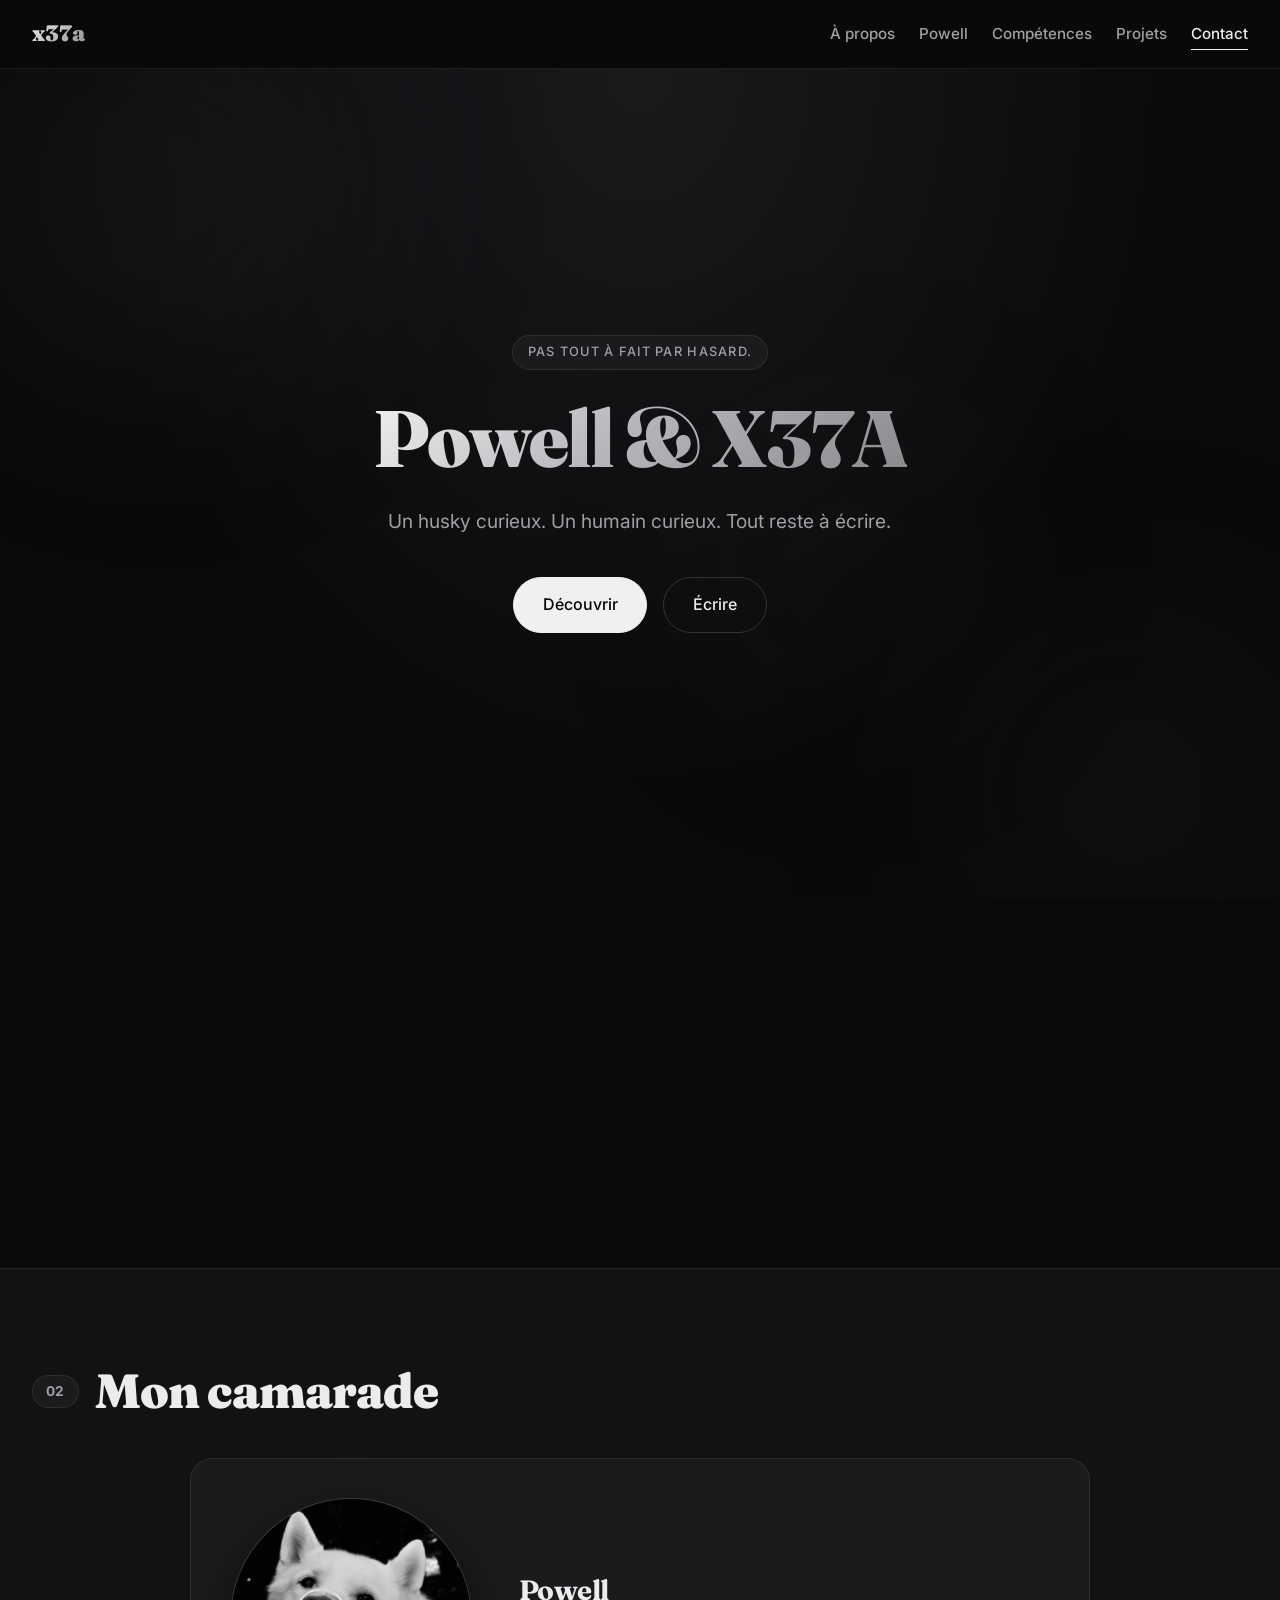
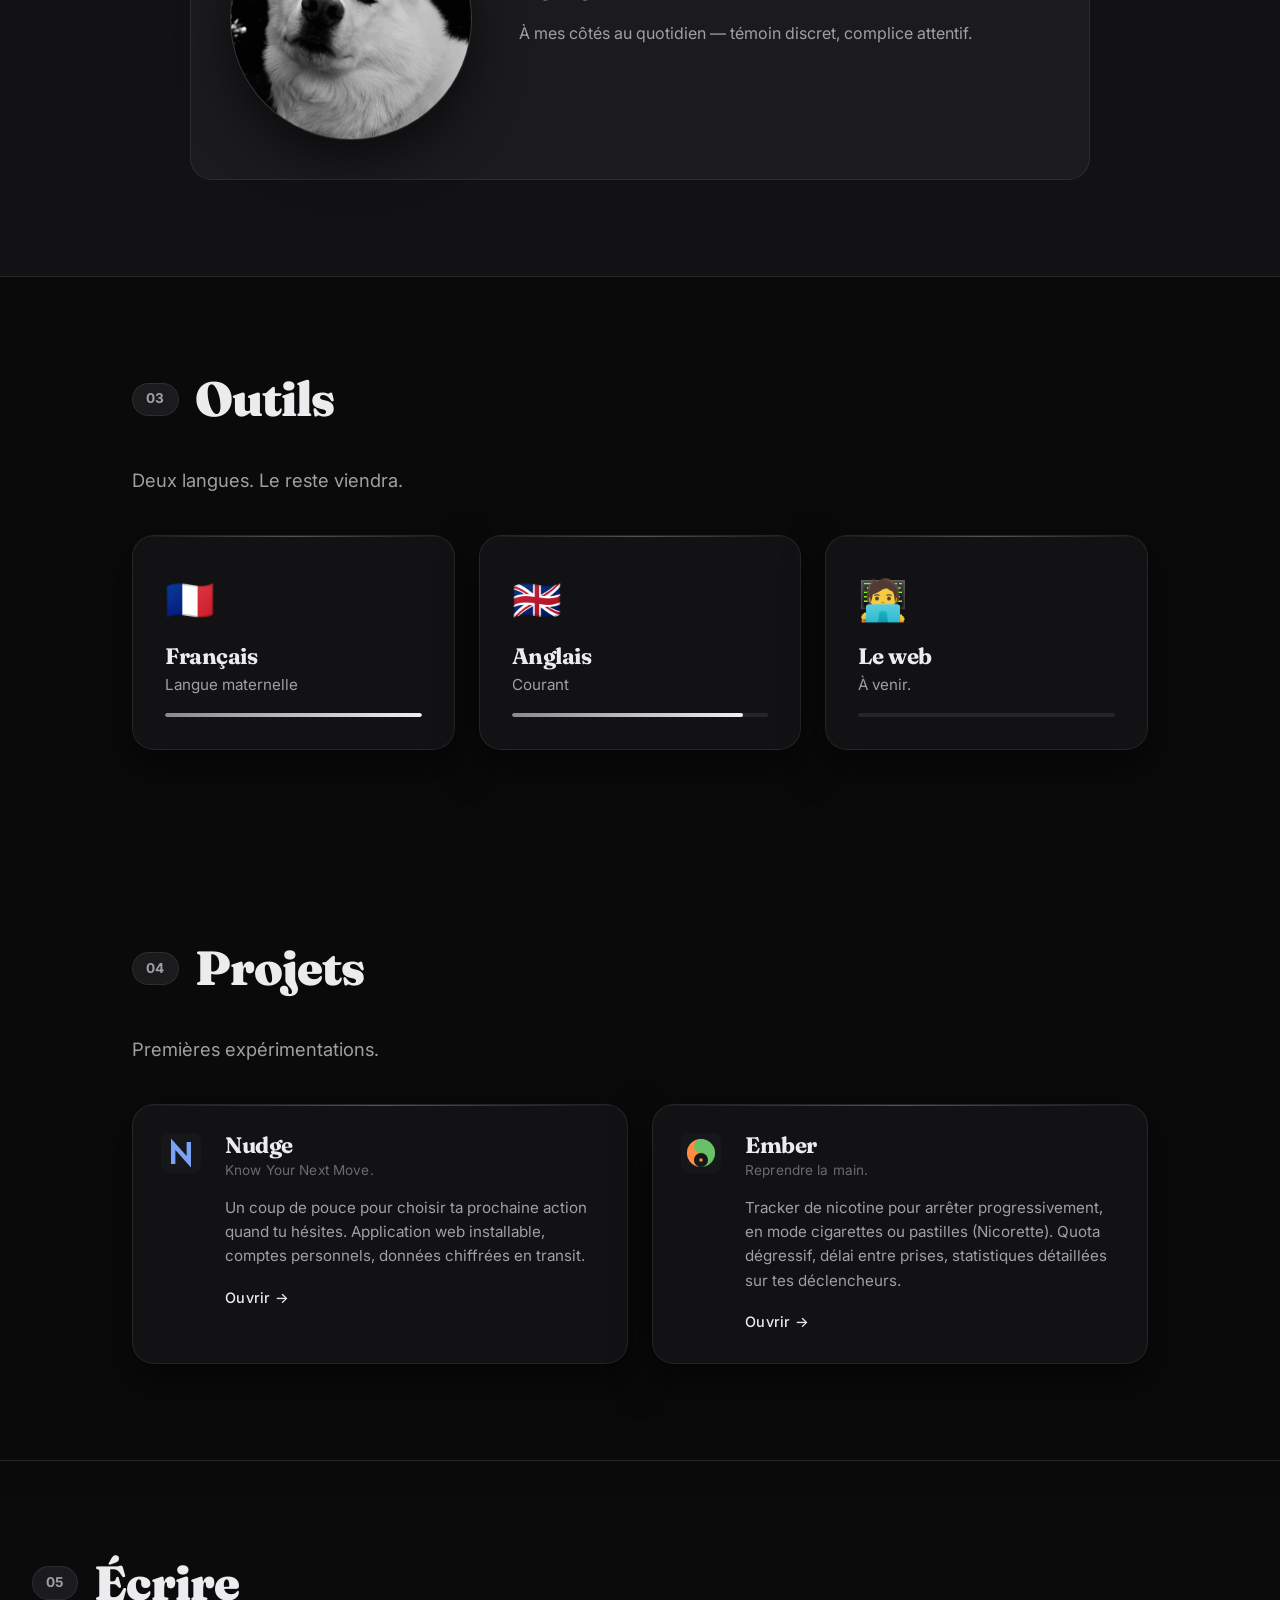
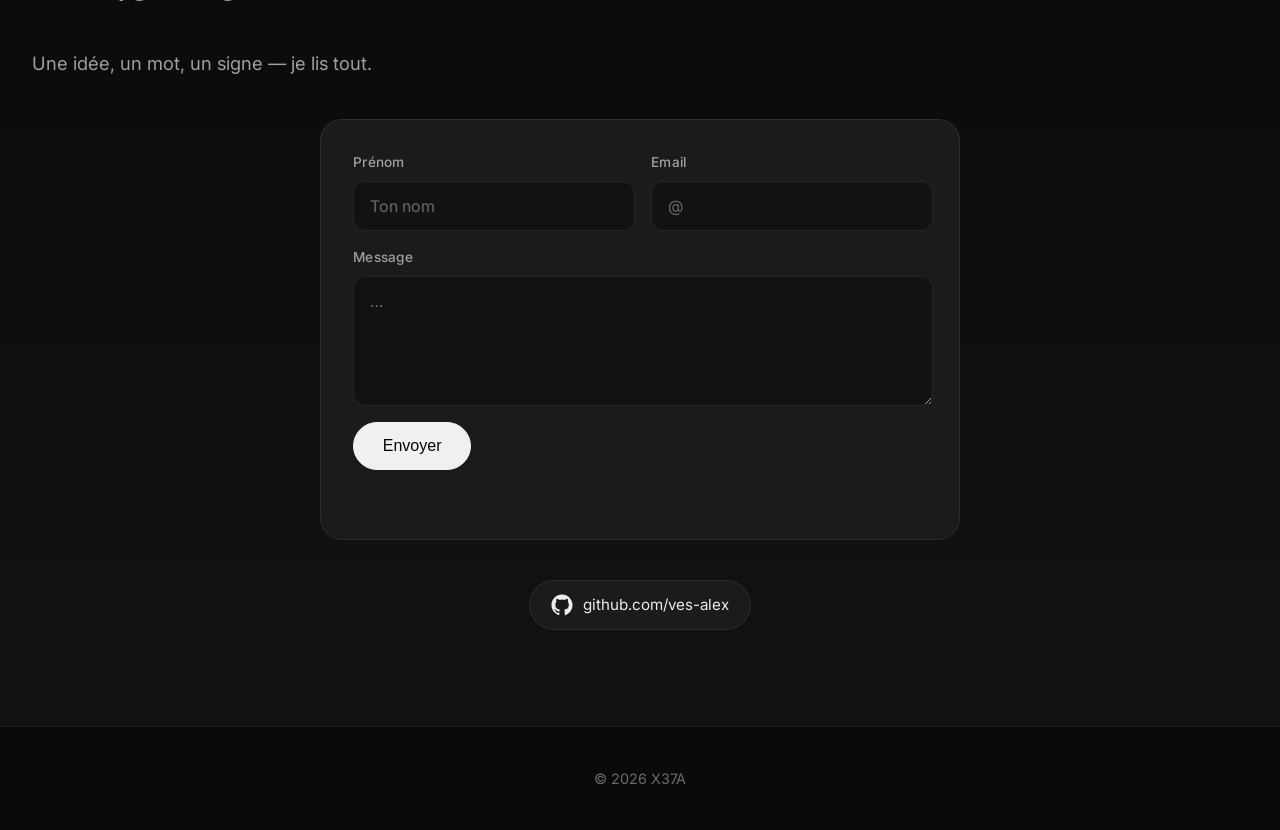
<file: index.html>
<!DOCTYPE html>
<html lang="fr">
<head>
    <meta charset="UTF-8" />
    <meta name="viewport" content="width=device-width, initial-scale=1.0" />
    <meta name="description" content="Portfolio de x37a — curieux du web, accompagné de Powell, husky blanc." />
    <title>x37a — Portfolio</title>
    <link rel="stylesheet" href="styles.css?v=18" />
    <link rel="preconnect" href="https://fonts.googleapis.com" />
    <link rel="preconnect" href="https://fonts.gstatic.com" crossorigin />
    <link href="https://fonts.googleapis.com/css2?family=Fraunces:wght@400;700;900&family=Inter:wght@400;500;700&display=swap" rel="stylesheet" />
</head>
<body>

    <!-- Scroll progress bar -->
    <div class="scroll-progress" aria-hidden="true"></div>

    <!-- Contenu principal -->
    <main id="content">

        <header class="nav">
            <a href="#accueil" class="brand">x37a</a>
            <button class="nav-toggle" aria-label="Ouvrir le menu" aria-expanded="false" aria-controls="primary-nav" type="button">
                <span class="nav-toggle-bar"></span>
                <span class="nav-toggle-bar"></span>
                <span class="nav-toggle-bar"></span>
            </button>
            <nav id="primary-nav">
                <a href="#apropos">À propos</a>
                <a href="#powell">Powell</a>
                <a href="#competences">Compétences</a>
                <a href="#projets">Projets</a>
                <a href="#contact">Contact</a>
            </nav>
        </header>

        <section id="accueil" class="hero">
            <div class="blob blob-1"></div>
            <div class="blob blob-2"></div>
            <div class="blob blob-3"></div>

            <div class="hero-inner">
                <p class="eyebrow">Pas tout à fait par hasard.</p>
                <h1><span class="highlight">Powell &amp; X37A</span></h1>
                <p class="lede">
                    Un husky curieux. Un humain curieux. Tout reste à écrire.
                </p>
                <div class="cta-row">
                    <a class="btn btn-primary" href="#apropos">Découvrir</a>
                    <a class="btn btn-ghost" href="#contact">Écrire</a>
                </div>
            </div>

        </section>

        <section id="apropos" class="section reveal">
            <div class="section-head">
                <span class="chip chip-pink">01</span>
                <h2>À propos</h2>
            </div>
            <div class="about-grid">
                <p class="about-text">
                    Mon objectif est de développer des projets qui relient technologie, créativité et conscience humaine pour aider les gens à apprendre, s’organiser et évoluer.
                </p>
                <p class="about-text">
                    Ce site est le premier de ces projets — un point de départ, pas une vitrine.
                </p>
            </div>
        </section>

        <section id="powell" class="section section-dark reveal">
            <div class="section-head">
                <span class="chip chip-cyan">02</span>
                <h2>Mon camarade</h2>
            </div>
            <div class="powell-grid">
                <div class="powell-card">
                    <div class="powell-photo">
                        <img src="assets/powell.jpg" alt="Powell, mon husky blanc" />
                    </div>
                    <div class="powell-info">
                        <h3>Powell</h3>
                        <p>
                            À mes côtés au quotidien — témoin discret, complice attentif.
                        </p>
                    </div>
                </div>
            </div>
        </section>

        <section id="competences" class="section reveal">
            <div class="section-head">
                <span class="chip chip-yellow">03</span>
                <h2>Outils</h2>
            </div>
            <p class="section-lede">
                Deux langues. Le reste viendra.
            </p>
            <div class="skills-grid">
                <div class="skill-card">
                    <span class="flag">🇫🇷</span>
                    <h3>Français</h3>
                    <p>Langue maternelle</p>
                    <div class="bar"><span style="--bar-width: 100%"></span></div>
                </div>
                <div class="skill-card">
                    <span class="flag">🇬🇧</span>
                    <h3>Anglais</h3>
                    <p>Courant</p>
                    <div class="bar"><span style="--bar-width: 90%"></span></div>
                </div>
                <div class="skill-card skill-card-soon">
                    <span class="flag">🧑‍💻</span>
                    <h3>Le web</h3>
                    <p>À venir.</p>
                    <div class="bar"><span style="--bar-width: 0%"></span></div>
                </div>
            </div>
        </section>

        <section id="projets" class="section reveal">
            <div class="section-head">
                <span class="chip chip-green">04</span>
                <h2>Projets</h2>
            </div>
            <p class="section-lede">
                Premières expérimentations.
            </p>
            <div class="projects-grid">
                <a class="project-card" href="https://nudgenow.vercel.app/" target="_blank" rel="noopener">
                    <div class="project-icon" aria-hidden="true">
                        <svg viewBox="0 0 512 512" width="40" height="40">
                            <rect width="512" height="512" rx="96" fill="#15171a"/>
                            <path d="M 156 368 L 156 144 L 356 368 L 356 144" stroke="#7aa2f7" stroke-width="56" fill="none" stroke-linecap="square" stroke-linejoin="miter"/>
                        </svg>
                    </div>
                    <div class="project-body">
                        <h3>Nudge</h3>
                        <p class="project-tag">Know Your Next Move.</p>
                        <p class="project-desc">
                            Un coup de pouce pour choisir ta prochaine action quand tu hésites.
                            Application web installable, comptes personnels, données chiffrées en transit.
                        </p>
                        <span class="project-link">Ouvrir <span class="project-arrow">→</span></span>
                    </div>
                </a>
                <a class="project-card" href="https://useember.vercel.app/" target="_blank" rel="noopener">
                    <div class="project-icon" aria-hidden="true">
                        <svg viewBox="0 0 512 512" width="40" height="40">
                            <rect width="512" height="512" rx="96" fill="#15171a"/>
                            <path d="M 256,76 A 180,180 0 0,0 256,436 A 90,90 0 0,1 256,256 A 90,90 0 0,0 256,76 Z" fill="#ff8c42"/>
                            <path d="M 256,76 A 180,180 0 0,1 256,436 A 90,90 0 0,0 256,256 A 90,90 0 0,1 256,76 Z" fill="#6abf69"/>
                            <circle cx="256" cy="346" r="22" fill="#ff8c42"/>
                        </svg>
                    </div>
                    <div class="project-body">
                        <h3>Ember</h3>
                        <p class="project-tag">Reprendre la main.</p>
                        <p class="project-desc">
                            Tracker de nicotine pour arrêter progressivement, en mode cigarettes ou pastilles (Nicorette).
                            Quota dégressif, délai entre prises, statistiques détaillées sur tes déclencheurs.
                        </p>
                        <span class="project-link">Ouvrir <span class="project-arrow">→</span></span>
                    </div>
                </a>
            </div>
        </section>

        <section id="contact" class="section section-contact reveal">
            <div class="section-head">
                <span class="chip chip-purple">05</span>
                <h2>Écrire</h2>
            </div>
            <p class="section-lede">
                Une idée, un mot, un signe — je lis tout.
            </p>

            <form class="contact-form" id="contactForm" novalidate>
                <label>
                    <span>Prénom</span>
                    <input type="text" name="name" required placeholder="Ton nom" />
                </label>
                <label>
                    <span>Email</span>
                    <input type="email" name="email" required placeholder="@" />
                </label>
                <label class="full">
                    <span>Message</span>
                    <textarea name="message" rows="5" required placeholder="…"></textarea>
                </label>
                <button type="submit" class="btn btn-primary">Envoyer</button>
                <p class="form-note" id="formNote" aria-live="polite"></p>
            </form>

            <div class="socials">
                <a class="social" href="https://github.com/ves-alex" target="_blank" rel="noopener">
                    <svg viewBox="0 0 24 24" width="22" height="22" aria-hidden="true"><path fill="currentColor" d="M12 .5C5.65.5.5 5.65.5 12c0 5.08 3.29 9.39 7.86 10.92.58.11.79-.25.79-.56v-2c-3.2.7-3.87-1.37-3.87-1.37-.53-1.34-1.3-1.7-1.3-1.7-1.06-.73.08-.71.08-.71 1.17.08 1.78 1.2 1.78 1.2 1.04 1.78 2.73 1.27 3.4.97.1-.76.41-1.28.75-1.57-2.56-.29-5.25-1.28-5.25-5.7 0-1.26.45-2.29 1.18-3.1-.12-.29-.51-1.46.11-3.05 0 0 .97-.31 3.18 1.18a11 11 0 0 1 5.79 0c2.21-1.49 3.18-1.18 3.18-1.18.62 1.59.23 2.76.11 3.05.74.81 1.18 1.84 1.18 3.1 0 4.43-2.7 5.41-5.27 5.69.42.36.79 1.07.79 2.16v3.2c0 .31.21.68.8.56C20.22 21.39 23.5 17.08 23.5 12 23.5 5.65 18.35.5 12 .5z"/></svg>
                    <span>github.com/ves-alex</span>
                </a>
            </div>
        </section>

        <footer class="footer">
            <p>© <span id="year"></span> X37A</p>
        </footer>
    </main>

    <script src="script.js?v=17"></script>
</body>
</html>
</file>
<file: styles.css>
/* ===== Reset & base ===== */
*,
*::before,
*::after {
    box-sizing: border-box;
    margin: 0;
    padding: 0;
}

:root {
    --bg: #0a0a0b;
    --bg-2: #121214;
    --bg-3: #1b1b1e;
    --bg-4: #26262a;
    --ink: #ececee;
    --ink-soft: #9fa0a4;
    --ink-muted: #6a6b6f;
    --silver-1: #f0f0f2;
    --silver-2: #b8b8bc;
    --silver-3: #8a8a8e;
    --silver-4: #56565a;
    --black: #050506;
    --border: rgba(255, 255, 255, 0.08);
    --border-strong: rgba(255, 255, 255, 0.16);
    --shadow: 0 16px 40px rgba(0, 0, 0, 0.55);
    --radius: 22px;

    --ease-out: cubic-bezier(0.22, 1, 0.36, 1);
    --ease-in-out: cubic-bezier(0.65, 0, 0.35, 1);
    --ease-soft: cubic-bezier(0.33, 1, 0.68, 1);
}

html {
    scroll-behavior: smooth;
}

body {
    font-family: 'Inter', -apple-system, BlinkMacSystemFont, sans-serif;
    background: var(--bg);
    color: var(--ink);
    line-height: 1.6;
    overflow-x: hidden;
    -webkit-font-smoothing: antialiased;
    -moz-osx-font-smoothing: grayscale;
}

h1, h2, h3 {
    font-family: 'Fraunces', Georgia, serif;
    line-height: 1.1;
    letter-spacing: -0.02em;
    color: var(--ink);
}

a {
    color: inherit;
    text-decoration: none;
}

/* ===== Hero : cascade d'apparition + caret type-on ===== */

.hero-inner > * {
    opacity: 0;
    transform: translateY(20px);
    animation: hero-fade-up 1.4s var(--ease-out) forwards;
}

.hero-inner > .eyebrow   { animation-delay: 0.3s; }
.hero-inner > h1         { animation-delay: 0.7s; }
.hero-inner > .lede      { animation-delay: 2.8s; animation-duration: 1.8s; }
.hero-inner > .cta-row   { animation-delay: 3.6s; }

@keyframes hero-fade-up {
    to {
        opacity: 1;
        transform: translateY(0);
    }
}

/* ===== Scroll progress bar ===== */
.scroll-progress {
    position: fixed;
    top: 0;
    left: 0;
    width: 100%;
    height: 2px;
    background: linear-gradient(90deg, var(--silver-3), var(--silver-1));
    transform: scaleX(0);
    transform-origin: 0 50%;
    z-index: 100;
    pointer-events: none;
    opacity: 0.7;
    transition: transform 0.05s linear;
}

/* Caret clignotant pendant la frappe du titre — inline, pas en absolute */
.highlight.typing::after {
    content: '|';
    display: inline;
    position: static;
    margin-left: 0.05em;
    background: none;
    color: var(--silver-2);
    -webkit-text-fill-color: var(--silver-2);
    font-weight: 300;
    opacity: 1;
    animation: caret-blink 0.85s steps(1) infinite;
}

@keyframes caret-blink {
    50% { opacity: 0; }
}

/* ===== Navigation ===== */
.nav {
    position: sticky;
    top: 0;
    z-index: 50;
    display: flex;
    justify-content: space-between;
    align-items: center;
    padding: 1rem 2rem;
    border-bottom: 1px solid var(--border);
}

/* Le backdrop-filter est porté par un ::before pour ne PAS créer un
   containing block sur la nav (sinon les enfants `position: fixed`
   comme le panneau menu mobile s'attachent à la nav au lieu du viewport). */
.nav::before {
    content: '';
    position: absolute;
    inset: 0;
    background: rgba(10, 10, 11, 0.75);
    backdrop-filter: blur(14px);
    -webkit-backdrop-filter: blur(14px);
    z-index: -1;
    pointer-events: none;
}

.brand {
    font-family: 'Fraunces', serif;
    font-weight: 900;
    font-size: 1.4rem;
    background: linear-gradient(135deg, var(--silver-1), var(--silver-3));
    -webkit-background-clip: text;
    background-clip: text;
    color: transparent;
}

.nav nav {
    display: flex;
    gap: 1.5rem;
}

.nav nav a {
    font-size: 0.95rem;
    font-weight: 500;
    color: var(--ink-soft);
    position: relative;
    padding: 0.25rem 0;
    transition: color 0.4s var(--ease-out);
}

.nav nav a::after {
    content: '';
    position: absolute;
    bottom: 0;
    left: 0;
    width: 0;
    height: 1px;
    background: var(--silver-1);
    transition: width 0.5s var(--ease-out);
}

.nav nav a:hover,
.nav nav a.active {
    color: var(--ink);
}

.nav nav a:hover::after,
.nav nav a.active::after {
    width: 100%;
}

/* ===== Burger menu (mobile) ===== */
.nav-toggle {
    display: none;
    flex-direction: column;
    justify-content: space-between;
    align-items: stretch;
    width: 28px;
    height: 22px;
    padding: 0;
    background: none;
    border: none;
    cursor: pointer;
    z-index: 60;
}

.nav-toggle-bar {
    display: block;
    width: 100%;
    height: 2px;
    background: var(--ink);
    border-radius: 2px;
    transform-origin: center;
    transition: transform 0.35s var(--ease-out),
                opacity 0.25s var(--ease-out);
}

.nav-toggle.open .nav-toggle-bar:nth-child(1) {
    transform: translateY(10px) rotate(45deg);
}

.nav-toggle.open .nav-toggle-bar:nth-child(2) {
    opacity: 0;
}

.nav-toggle.open .nav-toggle-bar:nth-child(3) {
    transform: translateY(-10px) rotate(-45deg);
}

/* ===== Hero ===== */
.hero {
    position: relative;
    min-height: calc(100vh - 70px);
    display: flex;
    align-items: center;
    padding: 4rem 2rem;
    overflow: hidden;
    background: radial-gradient(ellipse at 50% 0%, #1a1a1d 0%, var(--bg) 60%);
}

.blob {
    position: absolute;
    border-radius: 50%;
    filter: blur(100px);
    opacity: 0.35;
    z-index: 0;
    animation: float 18s ease-in-out infinite;
    will-change: transform, translate;
}

/* Parallax léger : les blobs descendent un peu moins vite que le scroll
   (la propriété `translate` se compose avec le `transform` de l'animation float). */
.blob-1 {
    width: 520px;
    height: 520px;
    background: radial-gradient(circle, #3a3a40 0%, transparent 70%);
    top: -140px;
    left: -100px;
    translate: 0 calc(var(--scroll-y, 0px) * 0.20);
}

.blob-2 {
    width: 460px;
    height: 460px;
    background: radial-gradient(circle, #2a2a2e 0%, transparent 70%);
    bottom: -120px;
    right: -80px;
    animation-delay: -6s;
    translate: 0 calc(var(--scroll-y, 0px) * 0.35);
}

.blob-3 {
    width: 340px;
    height: 340px;
    background: radial-gradient(circle, #1f1f23 0%, transparent 70%);
    top: 40%;
    right: 20%;
    animation-delay: -11s;
    translate: 0 calc(var(--scroll-y, 0px) * 0.50);
}

@keyframes float {
    0%, 100% { transform: translate(0, 0) scale(1); }
    33% { transform: translate(30px, -40px) scale(1.08); }
    66% { transform: translate(-20px, 30px) scale(0.95); }
}

.hero-inner {
    position: relative;
    z-index: 2;
    max-width: 820px;
    margin: 0 auto;
    text-align: center;
}

.eyebrow {
    display: inline-block;
    padding: 0.4rem 0.9rem;
    background: var(--bg-3);
    color: var(--ink-soft);
    font-size: 0.8rem;
    font-weight: 500;
    letter-spacing: 0.1em;
    text-transform: uppercase;
    border-radius: 999px;
    border: 1px solid var(--border);
    margin-bottom: 1.5rem;
}

.hero h1 {
    font-size: clamp(2.5rem, 7vw, 5rem);
    font-weight: 900;
    margin-bottom: 1.5rem;
}

.highlight {
    background: linear-gradient(135deg, var(--silver-1) 0%, var(--silver-2) 45%, var(--silver-3) 100%);
    -webkit-background-clip: text;
    background-clip: text;
    color: transparent;
    display: inline-block;
}

.lede {
    font-size: clamp(1rem, 1.6vw, 1.2rem);
    color: var(--ink-soft);
    margin-bottom: 2.5rem;
}

.cta-row {
    display: flex;
    justify-content: center;
    gap: 1rem;
    flex-wrap: wrap;
}

.btn {
    display: inline-flex;
    align-items: center;
    gap: 0.5rem;
    padding: 0.9rem 1.8rem;
    font-size: 1rem;
    font-weight: 500;
    border-radius: 999px;
    border: 1px solid var(--border-strong);
    cursor: pointer;
    transition: transform 0.5s var(--ease-out),
                box-shadow 0.5s var(--ease-out),
                background 0.5s var(--ease-out),
                color 0.5s var(--ease-out),
                border-color 0.5s var(--ease-out);
}

.btn-primary {
    background: var(--silver-1);
    color: var(--black);
    border-color: var(--silver-1);
}

.btn-primary:hover {
    transform: translateY(-2px);
    box-shadow: 0 10px 30px rgba(240, 240, 242, 0.15);
}

.btn-ghost {
    background: transparent;
    color: var(--ink);
}

.btn-ghost:hover {
    background: var(--bg-3);
    border-color: var(--border-strong);
    transform: translateY(-2px);
}

/* ===== Sections ===== */
.section {
    max-width: 1080px;
    margin: 0 auto;
    padding: 6rem 2rem;
}

.section-dark {
    max-width: none;
    background: var(--bg-2);
    padding-left: 2rem;
    padding-right: 2rem;
    border-top: 1px solid var(--border);
    border-bottom: 1px solid var(--border);
}

.section-head {
    display: flex;
    align-items: center;
    gap: 1rem;
    margin-bottom: 2.5rem;
}

.chip {
    display: inline-block;
    padding: 0.3rem 0.8rem;
    border-radius: 999px;
    font-size: 0.85rem;
    font-weight: 700;
    letter-spacing: 0.04em;
    background: var(--bg-3);
    color: var(--ink-soft);
    border: 1px solid var(--border);
}

.chip-pink,
.chip-cyan,
.chip-yellow,
.chip-purple {
    background: var(--bg-3);
    color: var(--ink-soft);
    border: 1px solid var(--border);
}

.section h2 {
    font-size: clamp(2rem, 4vw, 3rem);
    font-weight: 900;
}

.section-lede {
    font-size: 1.15rem;
    color: var(--ink-soft);
    max-width: 640px;
    margin-bottom: 2.5rem;
}

/* ===== À propos ===== */
.about-grid {
    display: grid;
    grid-template-columns: repeat(auto-fit, minmax(280px, 1fr));
    gap: 2rem;
}

.about-text {
    font-size: 1.1rem;
    color: var(--ink-soft);
}

.about-text strong {
    color: var(--ink);
    font-weight: 600;
}

/* ===== Powell ===== */
.powell-grid {
    max-width: 900px;
    margin: 0 auto;
    perspective: 1400px;
}

.powell-card {
    display: grid;
    grid-template-columns: 240px 1fr;
    gap: 3rem;
    align-items: center;
    background: var(--bg-3);
    border: 1px solid var(--border);
    border-radius: var(--radius);
    padding: 2.5rem;
    transform: translateY(var(--card-y, 0px))
               rotateX(var(--tilt-x, 0deg))
               rotateY(var(--tilt-y, 0deg));
    transform-style: preserve-3d;
    transition: border-color 0.6s var(--ease-out),
                transform 0.35s var(--ease-out);
}

.powell-card:hover {
    --card-y: -2px;
    border-color: var(--border-strong);
}

.powell-photo {
    width: 240px;
    height: 240px;
    border-radius: 50%;
    overflow: hidden;
    background: var(--bg-4);
    box-shadow: 0 0 0 1px var(--border-strong),
                0 20px 50px rgba(0, 0, 0, 0.6);
}

.powell-photo svg,
.powell-photo img {
    width: 100%;
    height: 100%;
    object-fit: cover;
    display: block;
}

.powell-info h3 {
    font-size: 1.75rem;
    margin-bottom: 1rem;
    color: var(--ink);
}

.powell-info p {
    color: var(--ink-soft);
    margin-bottom: 1rem;
}

.powell-note {
    font-size: 0.85rem;
    color: var(--ink-muted);
}

.powell-note code {
    background: var(--bg-4);
    padding: 0.1rem 0.4rem;
    border-radius: 4px;
    font-size: 0.8rem;
    color: var(--silver-2);
}

/* ===== Compétences ===== */
.skills-grid {
    display: grid;
    grid-template-columns: repeat(auto-fit, minmax(240px, 1fr));
    gap: 1.5rem;
    perspective: 1200px;
}

.skill-card {
    background: var(--bg-2);
    border: 1px solid var(--border);
    border-radius: var(--radius);
    padding: 2rem;
    box-shadow: var(--shadow);
    transform: translateY(var(--card-y, 0px));
    transition: transform 0.5s var(--ease-out),
                box-shadow 0.6s var(--ease-out),
                border-color 0.6s var(--ease-out);
    position: relative;
    overflow: hidden;
}

.skill-card::before {
    content: '';
    position: absolute;
    top: 0;
    left: 0;
    right: 0;
    height: 1px;
    background: linear-gradient(90deg, transparent, var(--silver-2), transparent);
    opacity: 0.4;
}

.skill-card:hover {
    --card-y: -6px;
    box-shadow: 0 24px 50px rgba(0, 0, 0, 0.7);
    border-color: var(--border-strong);
}

.flag {
    font-size: 2.5rem;
    display: block;
    margin-bottom: 0.75rem;
    filter: grayscale(0.15);
}

.skill-card h3 {
    font-size: 1.4rem;
    margin-bottom: 0.25rem;
}

.skill-card p {
    color: var(--ink-soft);
    font-size: 0.95rem;
    margin-bottom: 1rem;
}

.bar {
    height: 4px;
    background: var(--bg-4);
    border-radius: 999px;
    overflow: hidden;
}

.bar span {
    display: block;
    width: 0;
    height: 100%;
    background: linear-gradient(90deg, var(--silver-3), var(--silver-1));
    border-radius: 999px;
    transition: width 1.8s var(--ease-out) 0.3s,
                background 0.5s var(--ease-out),
                filter 0.5s var(--ease-out);
}

/* Bars : se remplissent quand la section scroll-révèle */
.reveal.visible .bar span {
    width: var(--bar-width, 0%);
}

/* Skill-card au survol : la barre s'illumine */
.skill-card:hover .bar span {
    background: linear-gradient(90deg, var(--silver-2), #ffffff);
    filter: drop-shadow(0 0 6px rgba(240, 240, 242, 0.45));
}

.skill-card-soon .bar span {
    background: linear-gradient(90deg, var(--silver-4), var(--silver-2));
}

/* ===== Projets ===== */
.projects-grid {
    display: grid;
    grid-template-columns: repeat(auto-fit, minmax(320px, 1fr));
    gap: 1.5rem;
    perspective: 1200px;
}

.project-card {
    display: flex;
    gap: 1.5rem;
    align-items: flex-start;
    background: var(--bg-2);
    border: 1px solid var(--border);
    border-radius: var(--radius);
    padding: 1.75rem;
    box-shadow: var(--shadow);
    text-decoration: none;
    color: inherit;
    transform: translateY(var(--card-y, 0px));
    transition: transform 0.5s var(--ease-out),
                box-shadow 0.6s var(--ease-out),
                border-color 0.6s var(--ease-out);
    position: relative;
    overflow: hidden;
}

.project-card::before {
    content: '';
    position: absolute;
    top: 0;
    left: 0;
    right: 0;
    height: 1px;
    background: linear-gradient(90deg, transparent, var(--silver-2), transparent);
    opacity: 0.4;
}

.project-card:hover {
    --card-y: -6px;
    box-shadow: 0 24px 50px rgba(0, 0, 0, 0.7),
                0 0 0 1px var(--silver-3);
    border-color: var(--silver-3);
}

.project-icon {
    flex-shrink: 0;
}

.project-body {
    flex: 1;
}

.project-body h3 {
    font-size: 1.4rem;
    margin: 0 0 0.15rem;
    color: var(--ink);
}

.project-tag {
    color: var(--ink-muted);
    font-size: 0.85rem;
    margin: 0 0 0.85rem;
    letter-spacing: 0.01em;
}

.project-desc {
    color: var(--ink-soft);
    font-size: 0.95rem;
    margin: 0 0 1rem;
}

.project-link {
    color: var(--ink);
    font-size: 0.9rem;
    font-weight: 500;
    letter-spacing: 0.02em;
}

.project-arrow {
    display: inline-block;
    transition: transform 0.45s var(--ease-out);
}

.project-card:hover .project-link {
    color: var(--silver-1);
}

.project-card:hover .project-arrow {
    transform: translateX(6px);
}

/* ===== Contact ===== */
.section-contact {
    background: linear-gradient(180deg, var(--bg) 0%, var(--bg-2) 100%);
    max-width: none;
    padding-left: 2rem;
    padding-right: 2rem;
    border-top: 1px solid var(--border);
}

.contact-form {
    max-width: 640px;
    margin: 0 auto 2.5rem;
    display: grid;
    grid-template-columns: 1fr 1fr;
    gap: 1rem;
    background: var(--bg-3);
    padding: 2rem;
    border-radius: var(--radius);
    border: 1px solid var(--border);
    transition: border-color 0.6s var(--ease-out);
}

.contact-form:focus-within {
    border-color: var(--border-strong);
}

.contact-form label {
    display: flex;
    flex-direction: column;
    gap: 0.5rem;
    font-size: 0.85rem;
    font-weight: 500;
    color: var(--ink-soft);
    letter-spacing: 0.02em;
}

.contact-form label.full {
    grid-column: 1 / -1;
}

.contact-form input,
.contact-form textarea {
    font-family: inherit;
    font-size: 1rem;
    padding: 0.85rem 1rem;
    border: 1px solid var(--border);
    border-radius: 12px;
    background: var(--bg-2);
    color: var(--ink);
    outline: none;
    transition: border-color 0.4s var(--ease-out),
                background 0.4s var(--ease-out);
}

.contact-form input::placeholder,
.contact-form textarea::placeholder {
    color: var(--ink-muted);
}

.contact-form input:focus,
.contact-form textarea:focus {
    border-color: var(--silver-2);
    background: var(--bg-4);
}

.contact-form textarea {
    resize: vertical;
    min-height: 120px;
}

.contact-form button {
    grid-column: 1 / -1;
    justify-self: start;
}

.form-note {
    grid-column: 1 / -1;
    font-size: 0.9rem;
    min-height: 1.4em;
    color: var(--ink-soft);
}

.socials {
    display: flex;
    justify-content: center;
    gap: 1rem;
    flex-wrap: wrap;
}

.social {
    display: inline-flex;
    align-items: center;
    gap: 0.6rem;
    padding: 0.75rem 1.3rem;
    background: var(--bg-3);
    color: var(--ink);
    border: 1px solid var(--border);
    border-radius: 999px;
    font-size: 0.95rem;
    transition: transform 0.5s var(--ease-out),
                background 0.5s var(--ease-out),
                border-color 0.5s var(--ease-out);
}

.social:hover {
    transform: translateY(-2px);
    background: var(--bg-4);
    border-color: var(--border-strong);
}

/* ===== Footer ===== */
.footer {
    text-align: center;
    padding: 2.5rem 2rem;
    color: var(--ink-muted);
    font-size: 0.9rem;
    border-top: 1px solid var(--border);
    background: var(--bg);
}

.heart {
    color: var(--silver-2);
    display: inline-block;
    animation: beat 1.8s ease-in-out infinite;
}

@keyframes beat {
    0%, 100% { transform: scale(1); }
    50% { transform: scale(1.2); }
}

/* ===== Reveal animation ===== */
.reveal {
    opacity: 0;
    transform: translateY(40px);
    transition: opacity 1.4s var(--ease-out),
                transform 1.4s var(--ease-out);
}

.reveal.visible {
    opacity: 1;
    transform: translateY(0);
}

/* Stagger : les cards apparaissent une par une dans une section révélée.
   On utilise `translate` (propriété séparée) pour ne pas conflicter avec
   le `transform` réservé au tilt 3D + lift au hover. */
.reveal .skill-card,
.reveal .project-card {
    opacity: 0;
    translate: 0 24px;
    transition: opacity 0.8s var(--ease-out),
                translate 0.8s var(--ease-out);
}
.reveal.visible .skill-card,
.reveal.visible .project-card {
    opacity: 1;
    translate: 0 0;
}
.reveal.visible .skill-card:nth-child(1),
.reveal.visible .project-card:nth-child(1) { transition-delay: 0.1s; }
.reveal.visible .skill-card:nth-child(2),
.reveal.visible .project-card:nth-child(2) { transition-delay: 0.25s; }
.reveal.visible .skill-card:nth-child(3),
.reveal.visible .project-card:nth-child(3) { transition-delay: 0.4s; }
.reveal.visible .skill-card:nth-child(4),
.reveal.visible .project-card:nth-child(4) { transition-delay: 0.55s; }

/* ===== Responsive ===== */
@media (max-width: 720px) {
    .nav { padding: 1rem 1.25rem; }

    /* Burger : visible sur mobile */
    .nav-toggle { display: flex; }

    /* Le menu devient un panneau plein écran qui fade in / out
       avec une liste numérotée style portfolio. */
    .nav nav {
        position: fixed;
        inset: 0;
        background: rgba(8, 8, 10, 0.97);
        backdrop-filter: blur(22px);
        -webkit-backdrop-filter: blur(22px);
        flex-direction: column;
        align-items: flex-start;
        justify-content: center;
        gap: 1.5rem;
        padding: 0 2.5rem;
        opacity: 0;
        pointer-events: none;
        z-index: 55;
        transition: opacity 0.35s var(--ease-out);
        counter-reset: nav-item;
    }
    .nav nav.open {
        opacity: 1;
        pointer-events: auto;
    }
    .nav nav a {
        display: flex;
        align-items: baseline;
        gap: 0.9rem;
        font-family: 'Fraunces', serif;
        font-size: clamp(2rem, 9vw, 2.8rem);
        font-weight: 500;
        color: var(--ink);
        opacity: 0;
        translate: 0 14px;
        counter-increment: nav-item;
        transition: opacity 0.5s var(--ease-out),
                    translate 0.5s var(--ease-out),
                    color 0.4s var(--ease-out);
    }
    .nav nav a::before {
        content: counter(nav-item, decimal-leading-zero);
        font-family: 'Inter', sans-serif;
        font-size: 0.8rem;
        font-weight: 500;
        color: var(--ink-muted);
        letter-spacing: 0.12em;
        min-width: 1.8em;
        position: static;
        background: none;
        height: auto;
    }
    /* On annule le pseudo-underline desktop dans ce contexte */
    .nav nav a::after { display: none; }
    .nav nav a.active { color: var(--silver-1); }
    .nav nav a.active::before { color: var(--silver-2); }

    .nav nav.open a { opacity: 1; translate: 0 0; }
    .nav nav.open a:nth-child(1) { transition-delay: 0.08s; }
    .nav nav.open a:nth-child(2) { transition-delay: 0.14s; }
    .nav nav.open a:nth-child(3) { transition-delay: 0.20s; }
    .nav nav.open a:nth-child(4) { transition-delay: 0.26s; }
    .nav nav.open a:nth-child(5) { transition-delay: 0.32s; }

    .hero { padding: 3rem 1.25rem; min-height: calc(100vh - 60px); }

    .section { padding: 4rem 1.25rem; }
    .section-dark,
    .section-contact { padding-left: 1.25rem; padding-right: 1.25rem; }

    .skill-card { padding: 1.5rem; }
    .project-card { padding: 1.25rem; gap: 1rem; }

    .powell-card {
        grid-template-columns: 1fr;
        text-align: center;
        padding: 2rem 1.5rem;
    }
    .powell-photo {
        margin: 0 auto;
        width: 180px;
        height: 180px;
    }
    .contact-form { grid-template-columns: 1fr; padding: 1.5rem; }

    /* Désactivation des effets coûteux et bizarres sur mobile :
       parallax des blobs + hero qui s'envole au scroll. */
    .blob-1, .blob-2, .blob-3 { translate: 0 0; }
}

/* Réserver une hauteur minimale au titre pour éviter les sauts pendant le
   type-on (sinon le wrapper passe de 0 à 1 ligne en cours de frappe). */
.hero h1 { min-height: 1.1em; }

@media (prefers-reduced-motion: reduce) {
    *, *::before, *::after {
        animation-duration: 0.01ms !important;
        transition-duration: 0.01ms !important;
    }
}
</file>
